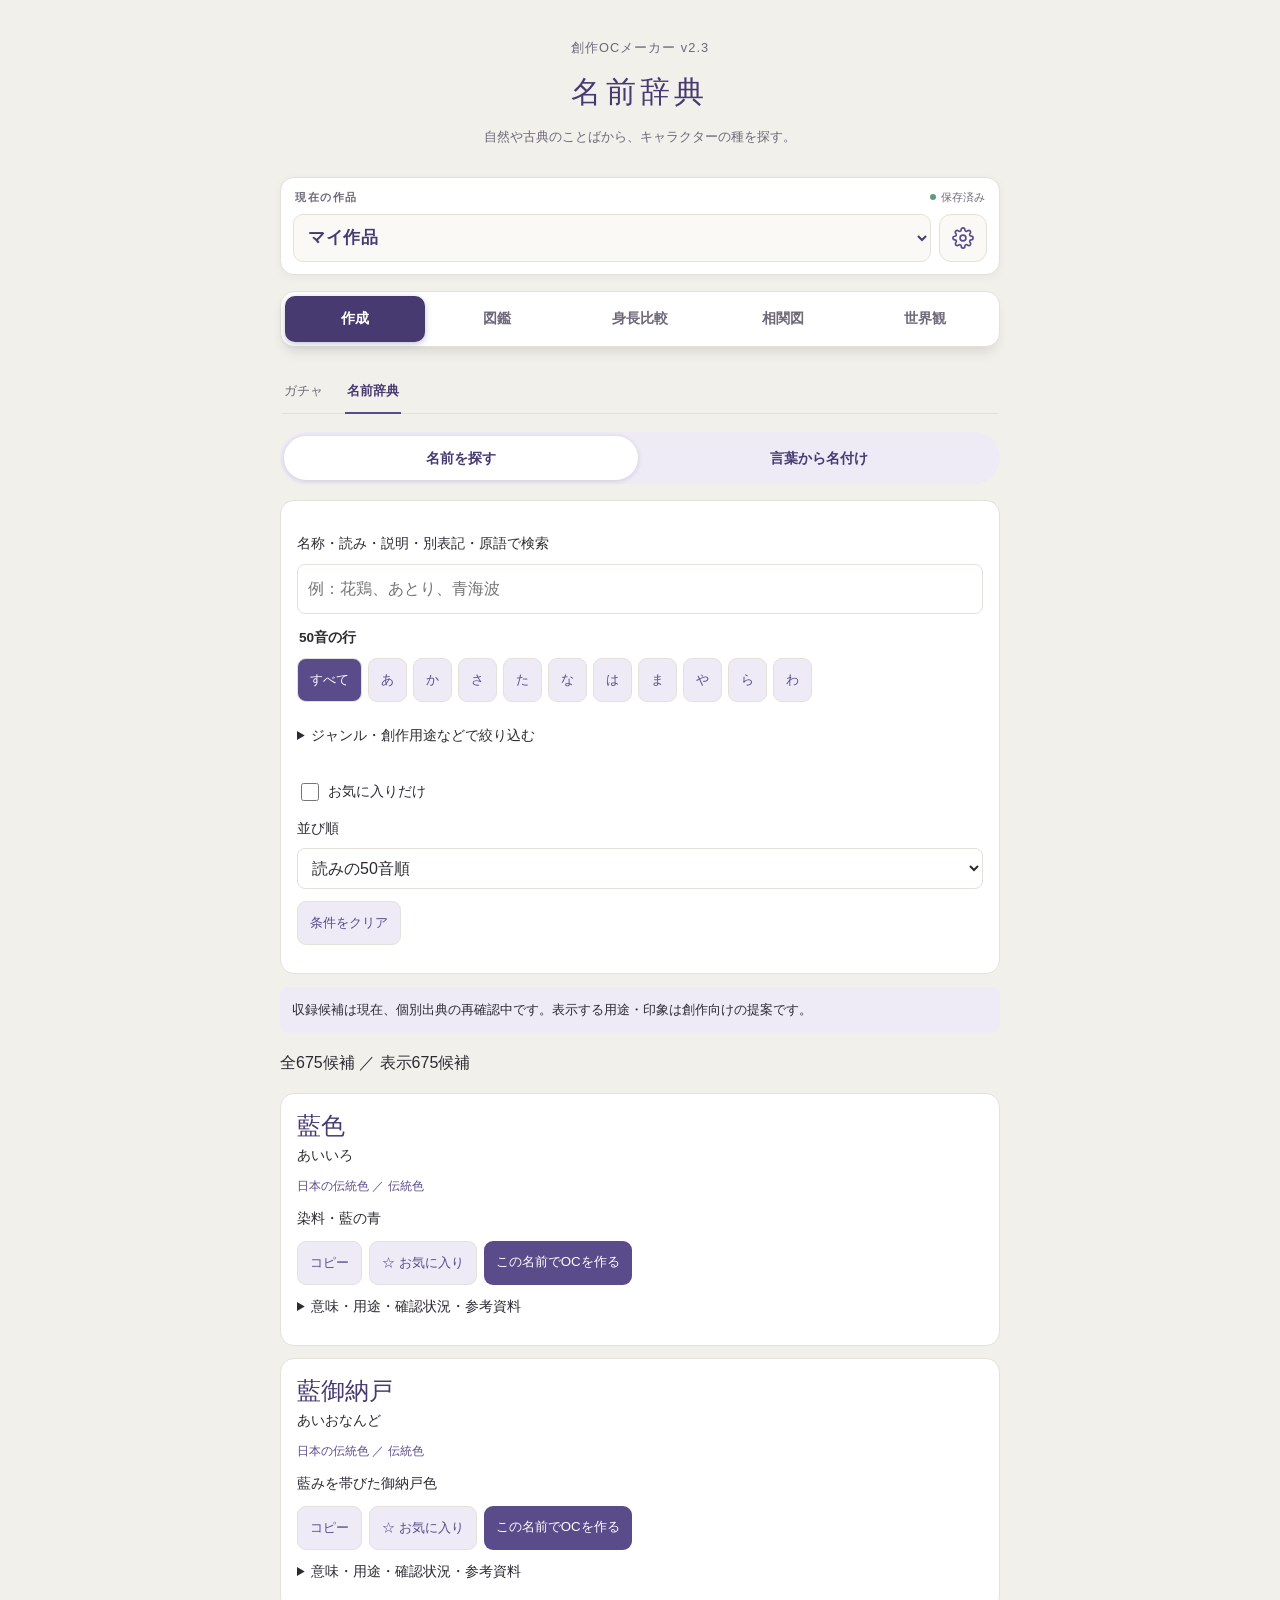
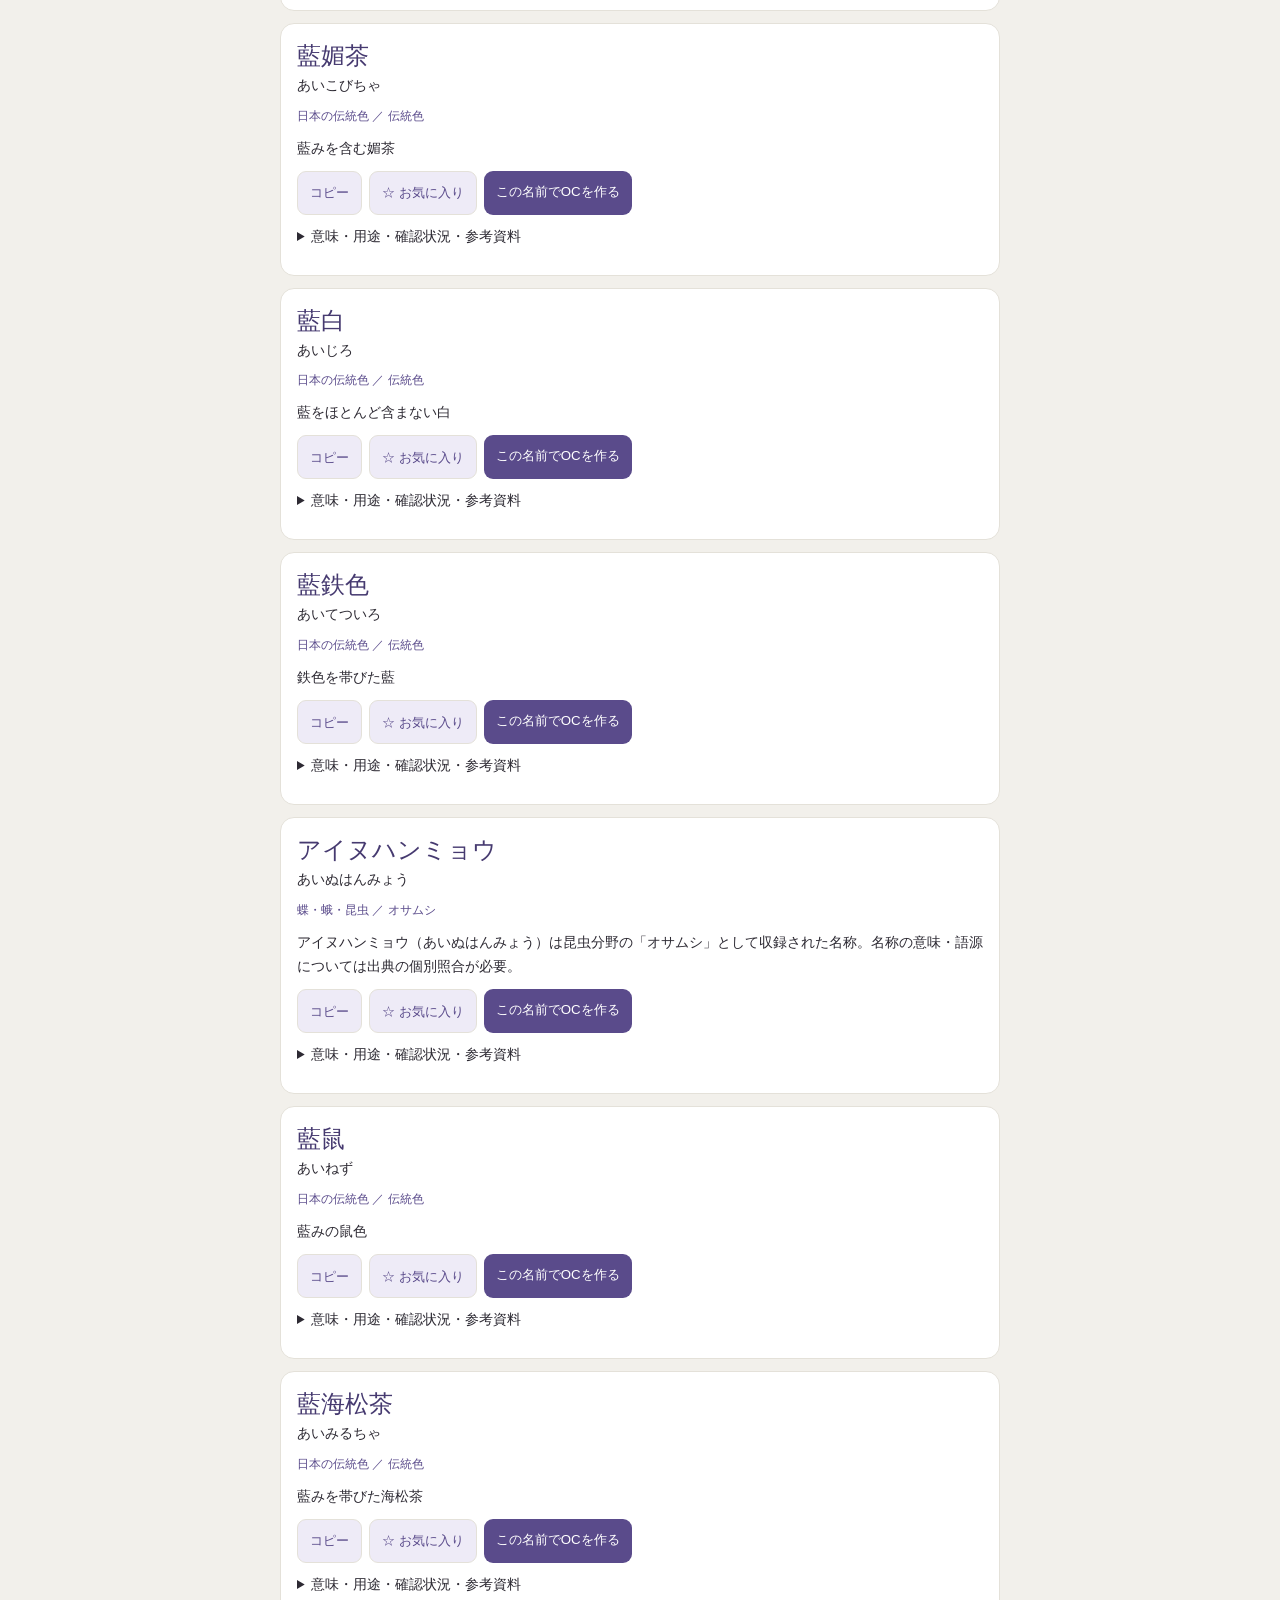
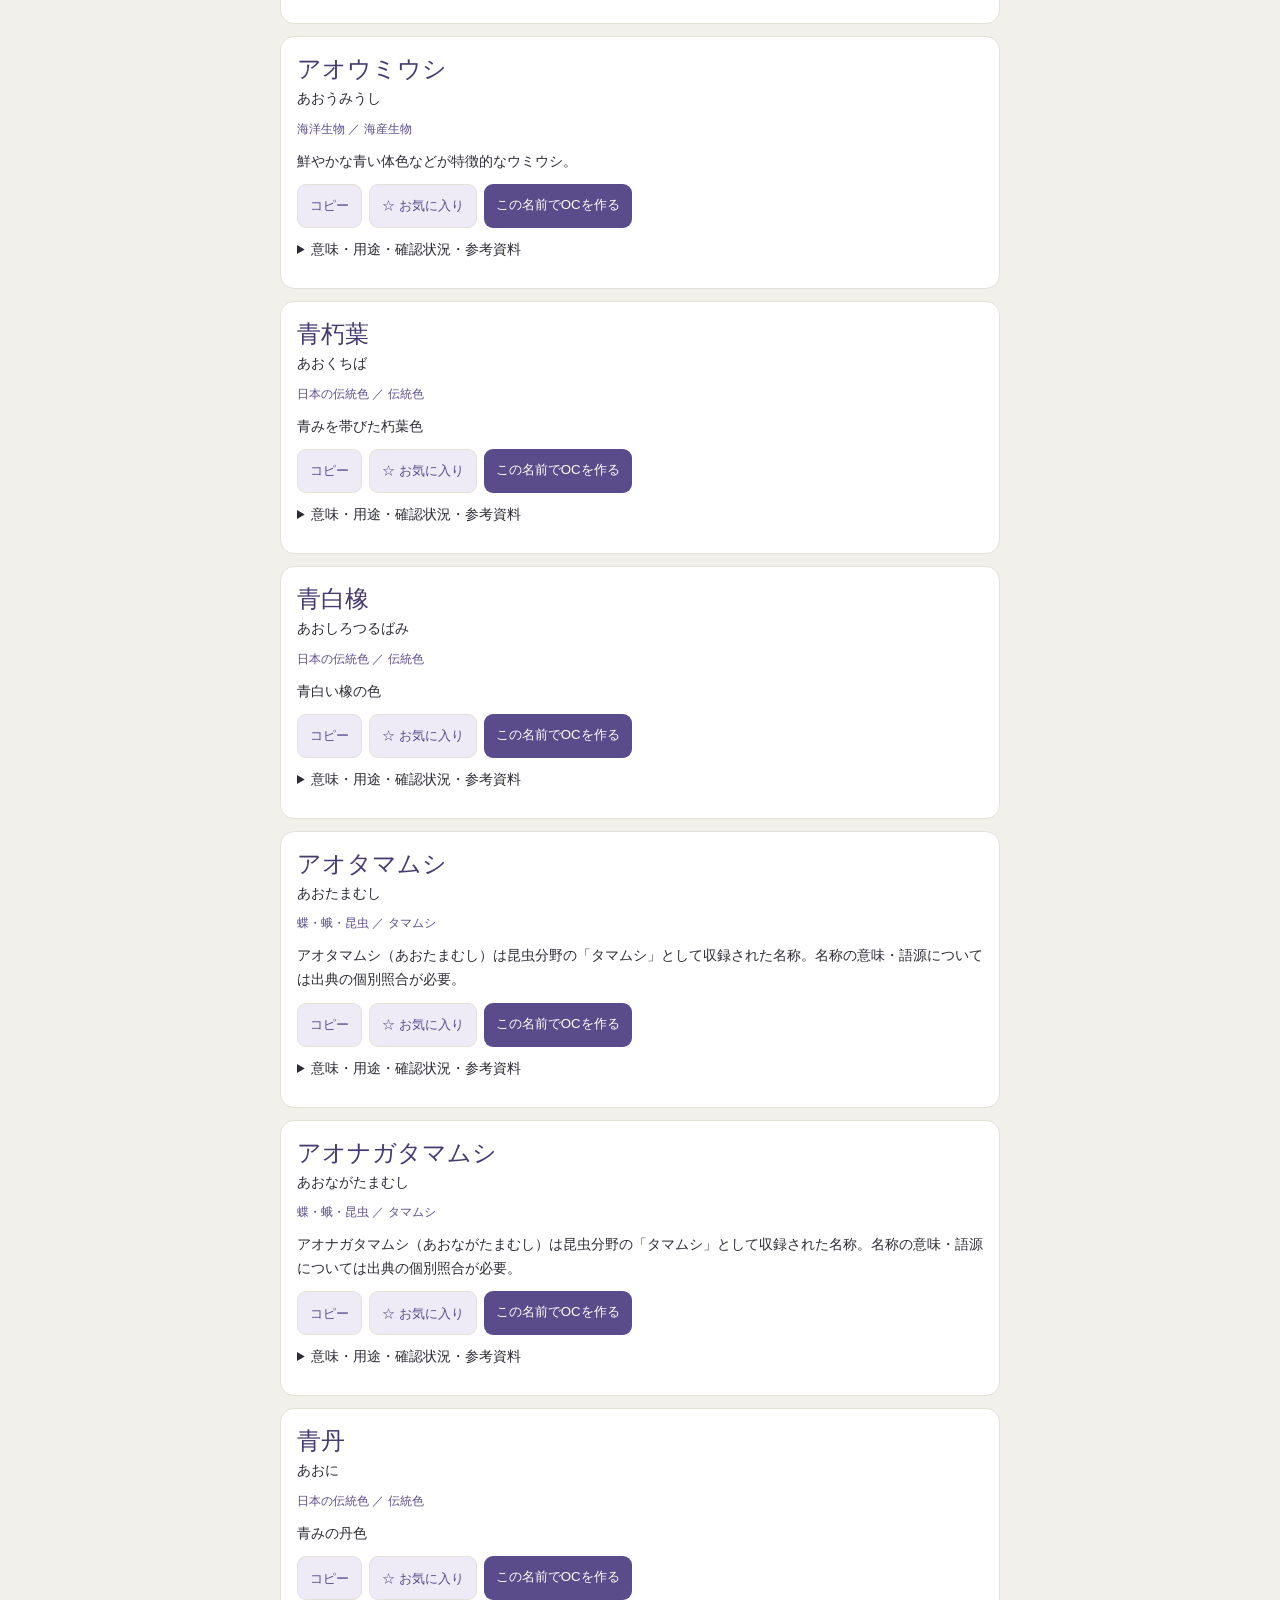
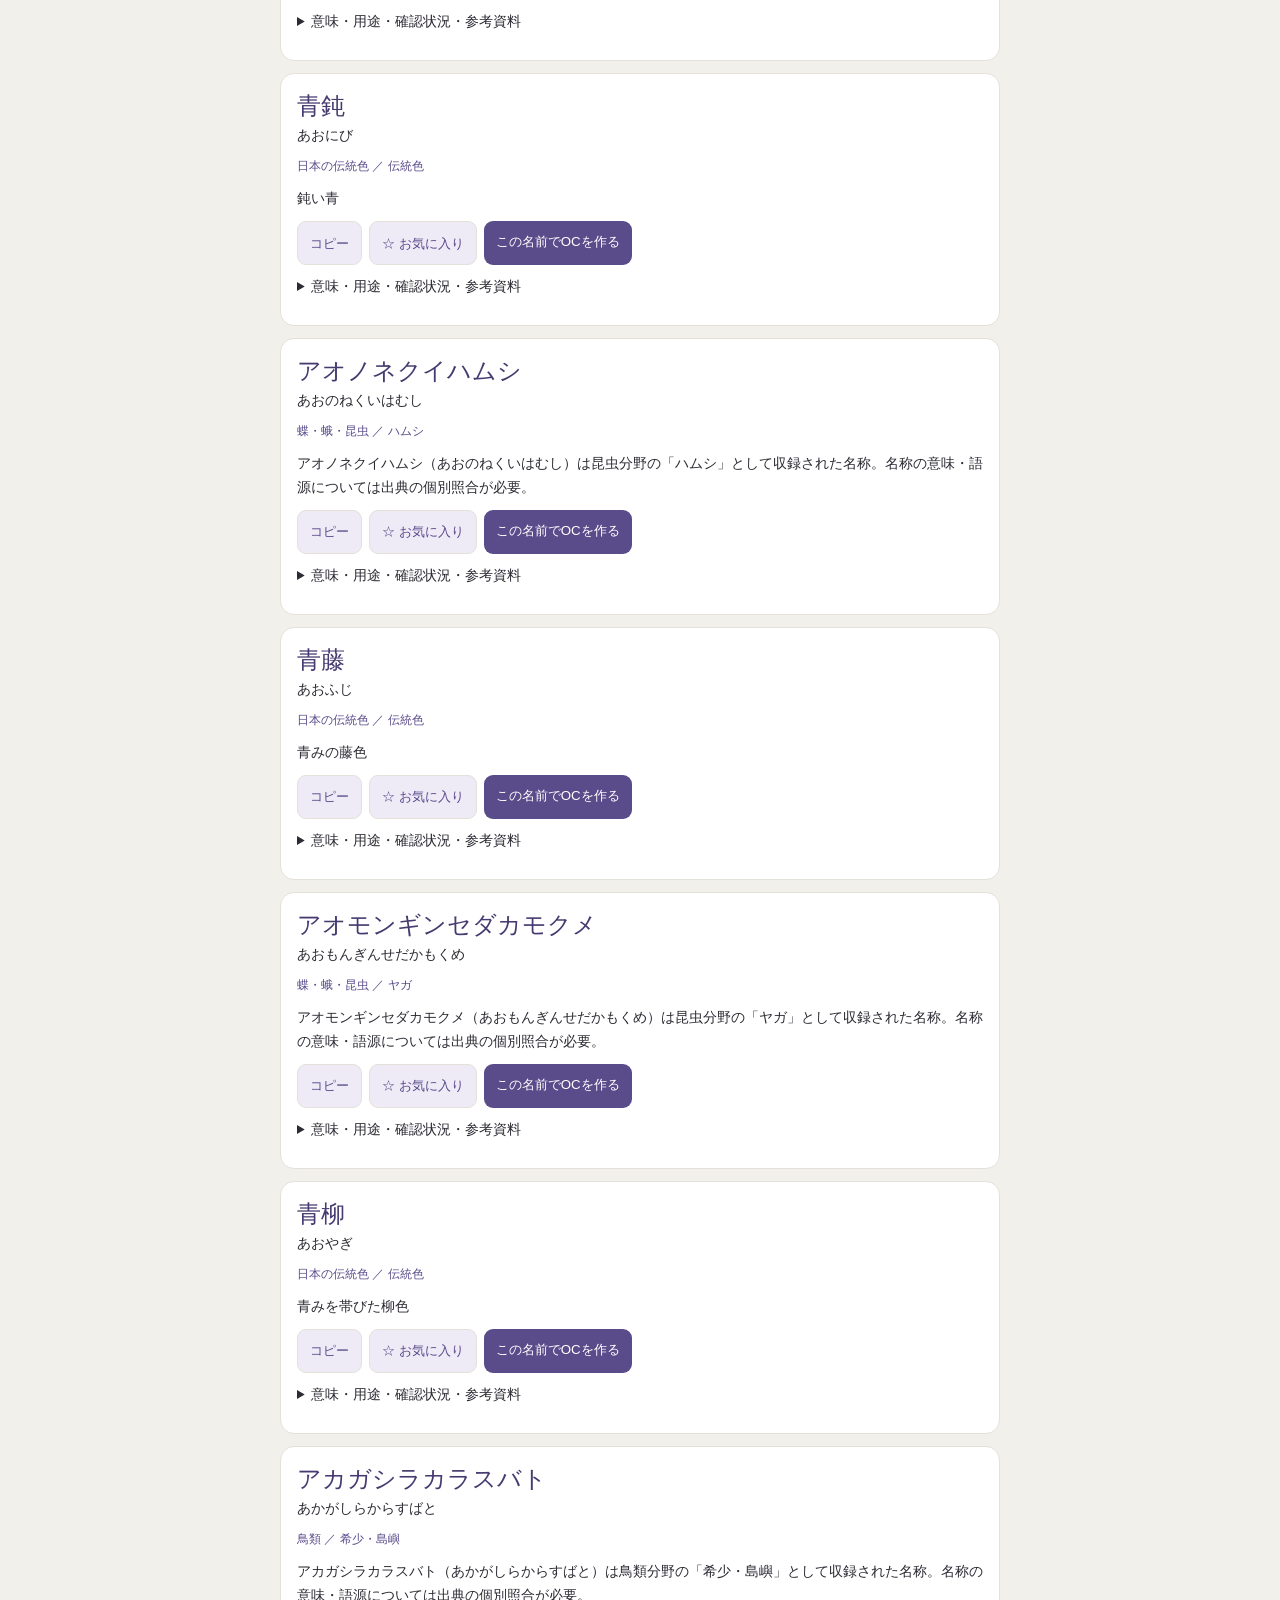
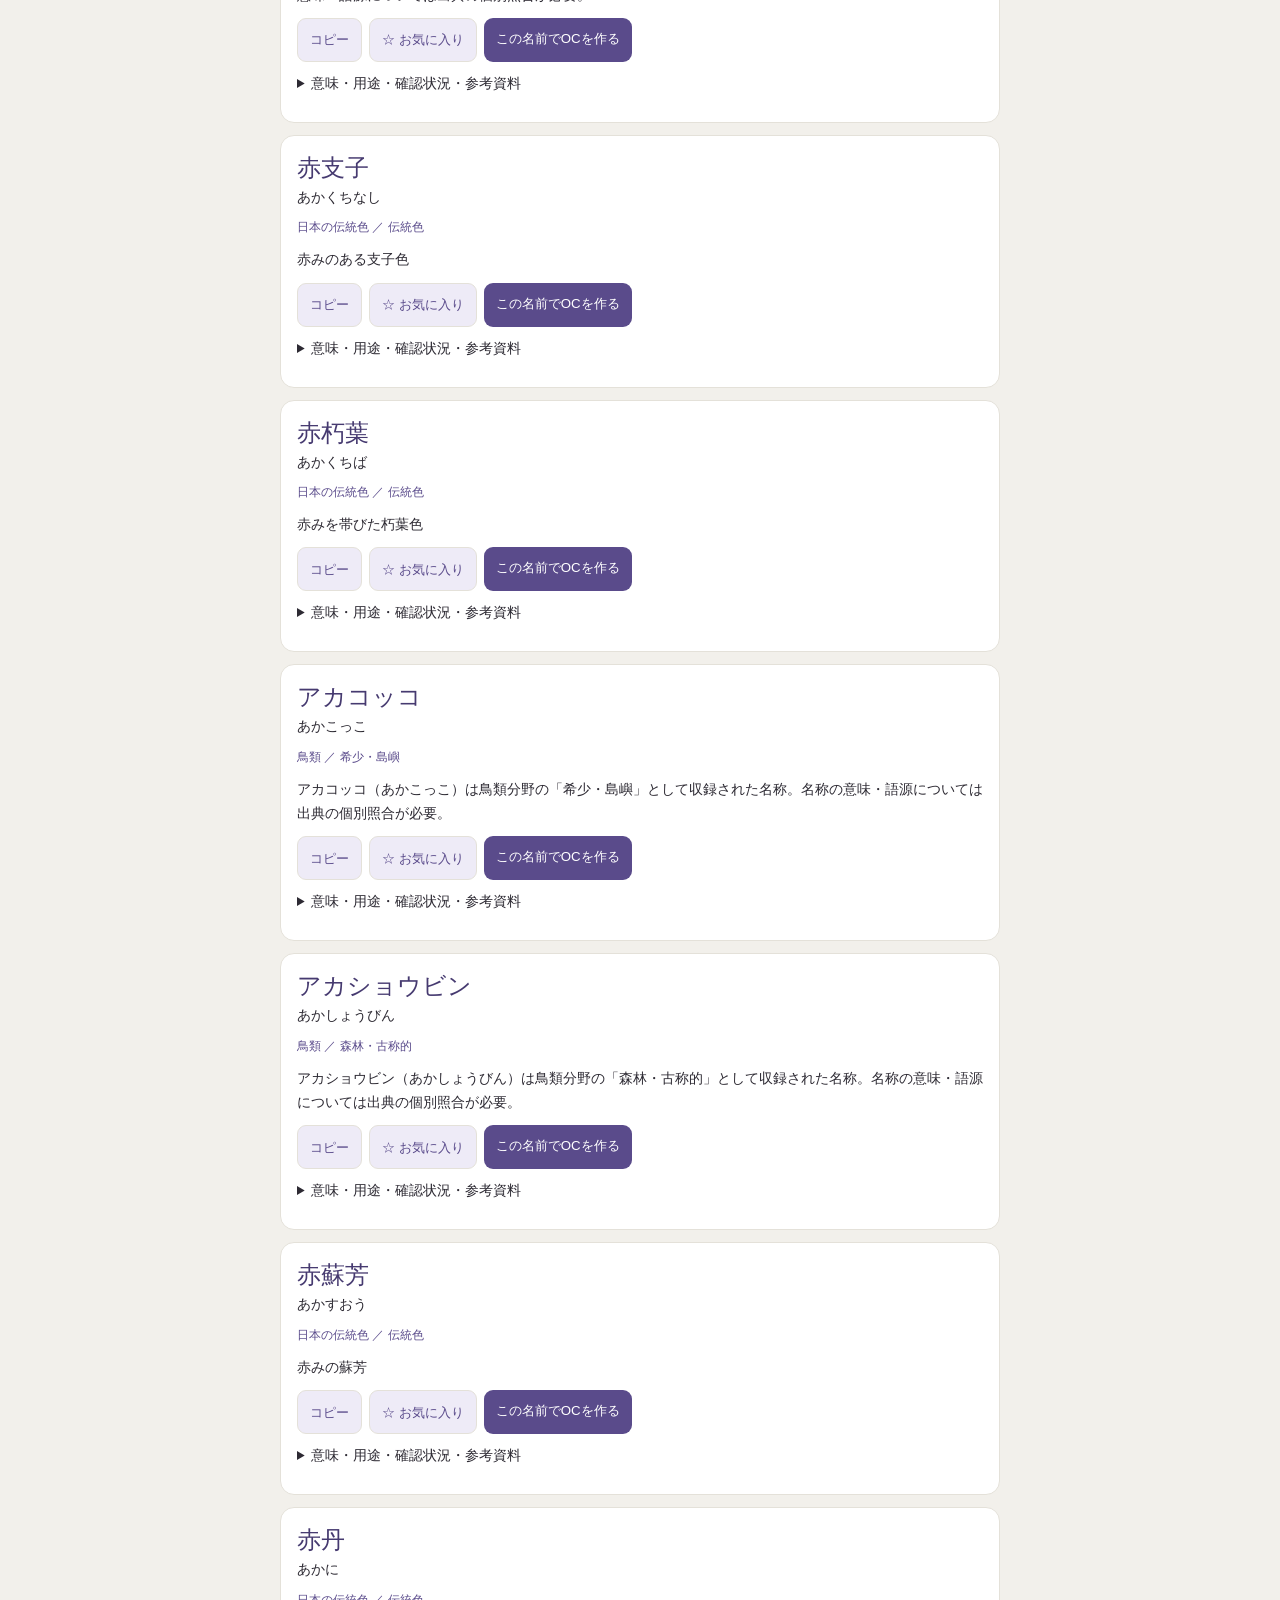
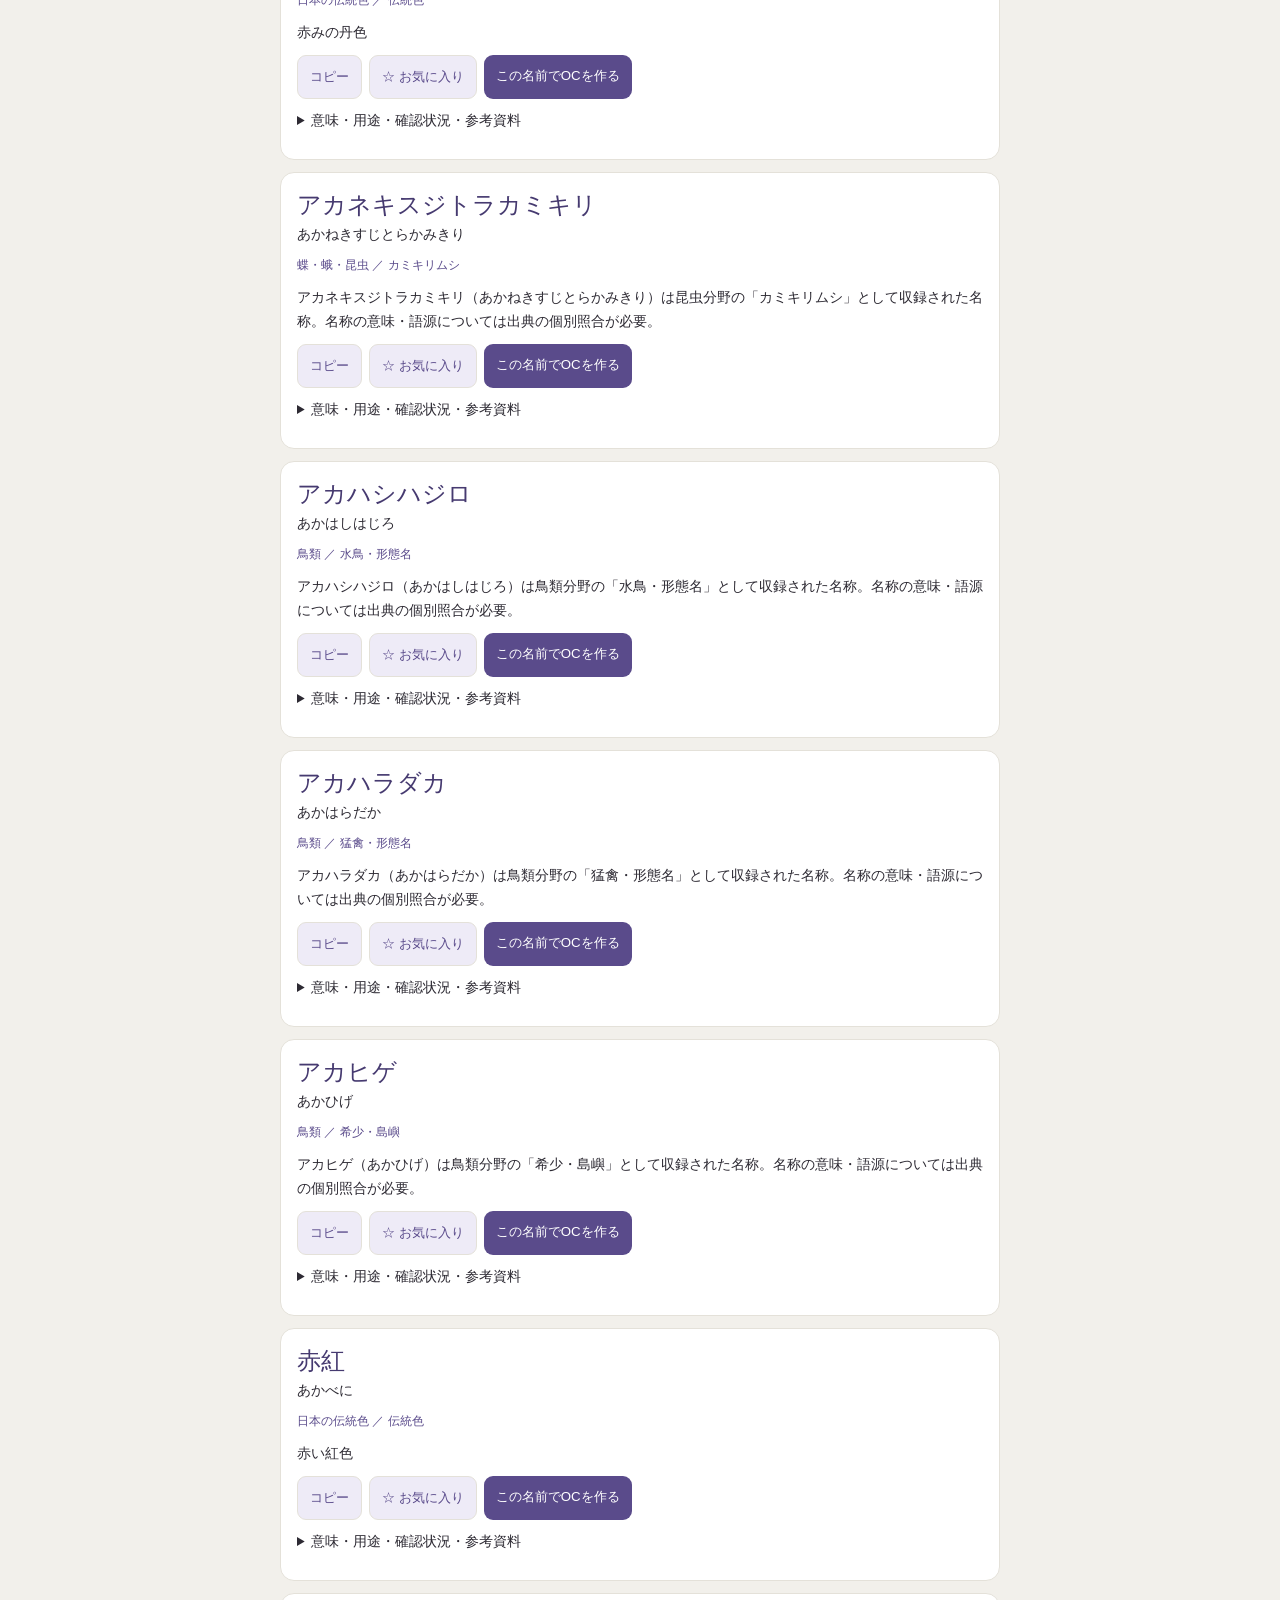
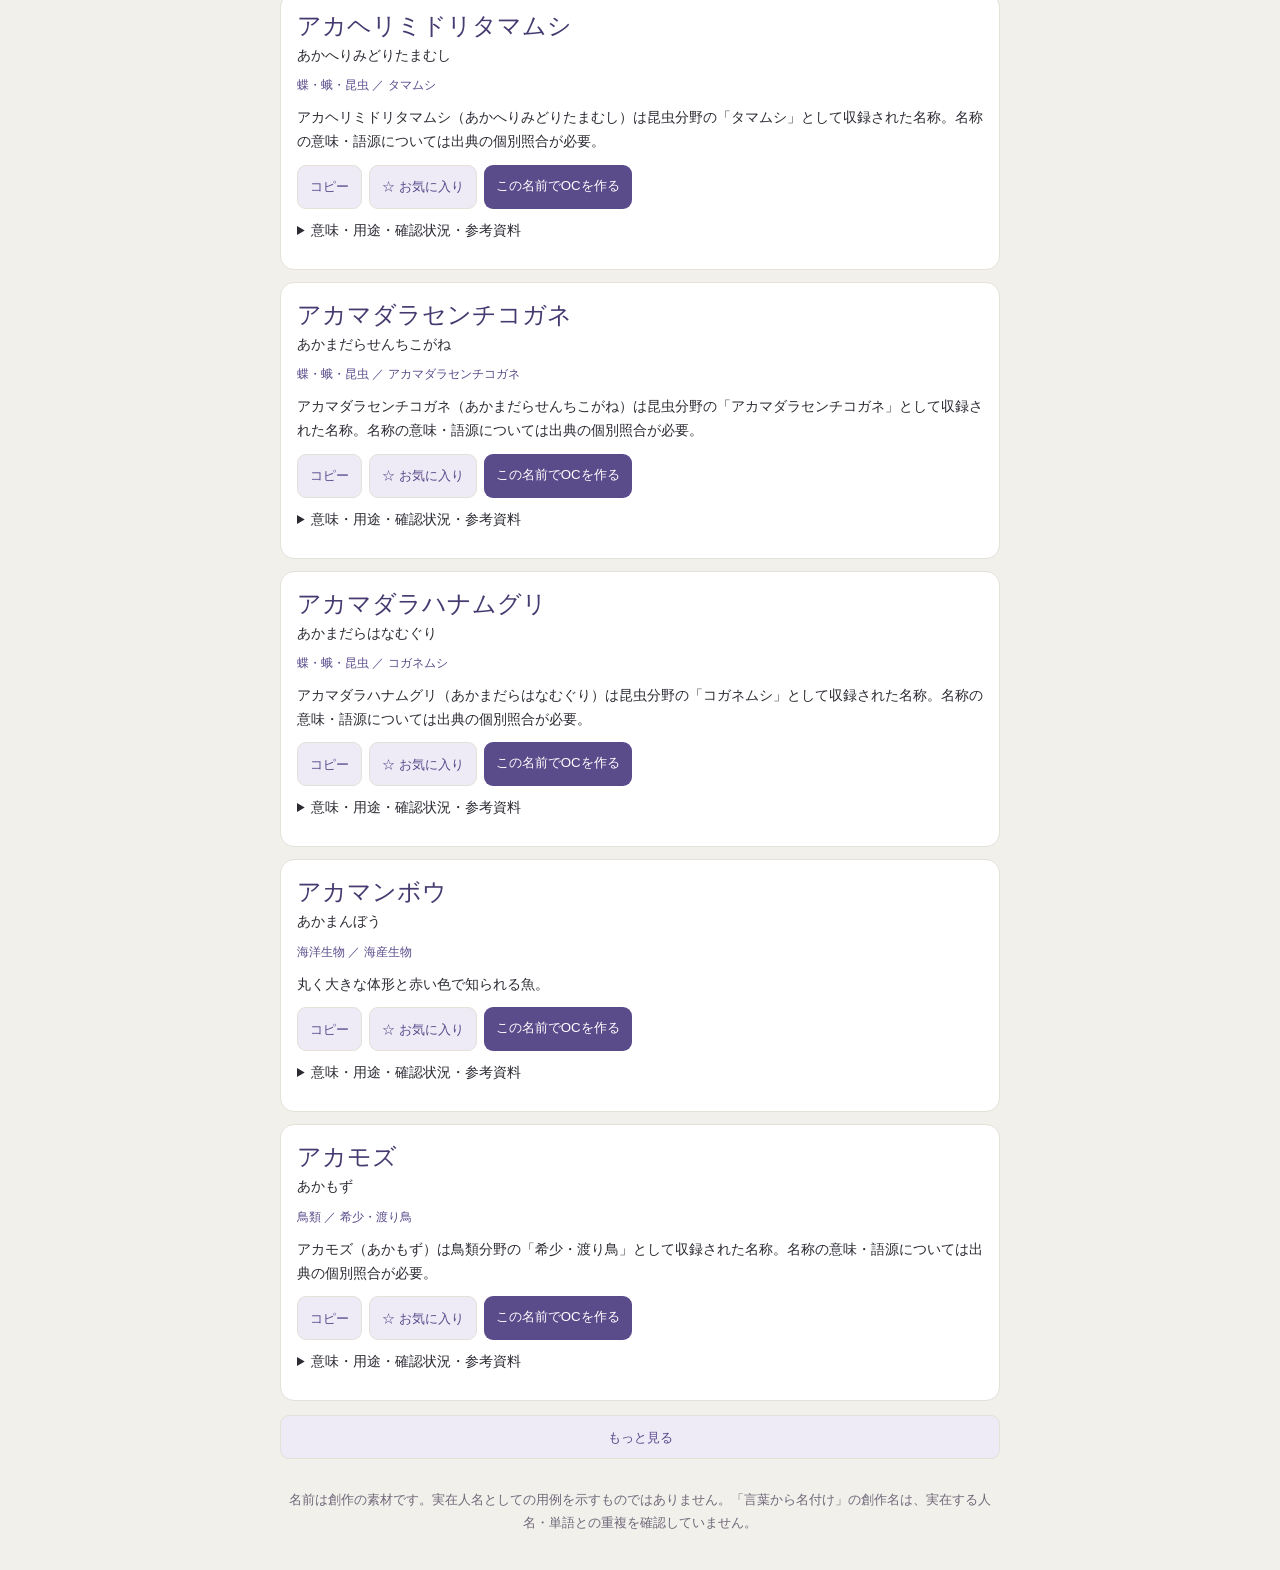
<file: dictionary.html>
<!DOCTYPE html>
<html lang="ja">
<head>
<meta charset="UTF-8">
<meta name="viewport" content="width=device-width, initial-scale=1.0, viewport-fit=cover">
<title>名前辞典 | 創作OCメーカー v2.3</title>
<link rel="icon" href="./icons/favicon-32.png" sizes="32x32">
<link rel="apple-touch-icon" href="./icons/apple-touch-icon.png">
<link rel="stylesheet" href="./dictionary.css">
<link rel="stylesheet" href="./css/studio.css">
<link rel="stylesheet" href="./css/word-naming.css">
<script src="./js/dictionary-core.js" defer></script>
<script src="./js/dictionary-page.js" defer></script>
</head>
<body><main class="wrap">
<header><p class="eyebrow">創作OCメーカー v2.3</p><h1>名前辞典</h1><p>自然や古典のことばから、キャラクターの種を探す。</p></header>
<div id="studioNav" data-page="dictionary"></div>
<script src="./js/studio/nav.js"></script>
<nav class="site-nav st-subnav" aria-label="画面切り替え"><a href="./index.html">ガチャ</a><a href="./dictionary.html" aria-current="page">名前辞典</a></nav>
<div class="wn-modes" id="wnModes" role="tablist" aria-label="名前辞典のモード">
<button type="button" role="tab" id="modeFindBtn" aria-controls="modeFind" aria-selected="true">名前を探す</button>
<button type="button" role="tab" id="modeWordsBtn" aria-controls="modeWords" aria-selected="false" tabindex="-1">言葉から名付け</button>
</div>
<div id="modeFind" role="tabpanel" aria-labelledby="modeFindBtn">
<p id="loadStatus" role="status">辞典を読み込んでいます…</p>
<div id="loadError" role="alert" hidden><p>名前辞典を読み込めませんでした。接続を確認して再読み込みしてください。</p><button id="retry" type="button">再読み込み</button></div>
<p id="storageWarning" role="status" hidden></p>
<form id="filters" class="panel" aria-label="名前を絞り込む">
<fieldset id="filterControls" disabled>
<label for="search">名称・読み・説明・別表記・原語で検索</label>
<input id="search" type="search" placeholder="例：花鶏、あとり、青海波" autocomplete="off">
<fieldset><legend>50音の行</legend><div id="gojuon" class="chips"></div></fieldset>
<details><summary>ジャンル・創作用途などで絞り込む</summary>
<fieldset><legend>ジャンル（複数可・未選択なら全ジャンル）</legend><div id="categories" class="checks"></div></fieldset>
<label for="minor">小分類</label><select id="minor"><option value="">すべて</option></select>
<fieldset><legend>編集上のおすすめ用途（複数可・未選択なら全候補）</legend><div id="usages" class="checks"></div></fieldset>
<label for="impression">印象（編集上の提案）</label><select id="impression"><option value="">すべて</option></select>
</details>
<div class="filter-bottom"><label class="check"><input id="favoritesOnly" type="checkbox">お気に入りだけ</label>
<label for="sort">並び順</label><select id="sort"><option value="reading">読みの50音順</option><option value="favorite">お気に入り登録順</option></select>
<button id="clear" type="button">条件をクリア</button></div>
</fieldset></form>
<p class="notice">収録候補は現在、個別出典の再確認中です。表示する用途・印象は創作向けの提案です。</p>
<p id="count" role="status" aria-live="polite"></p>
<div id="results" aria-busy="true"></div>
<button id="more" type="button" hidden>もっと見る</button>
<p id="actionStatus" role="status" aria-live="polite"></p>
<section id="copyFallback" class="panel" hidden><label for="copyText">自動コピーできませんでした。選択してコピーしてください。</label><textarea id="copyText" readonly></textarea><button id="closeCopy" type="button">閉じる</button></section>
</div>
<section id="modeWords" role="tabpanel" aria-labelledby="modeWordsBtn" hidden>
<p class="wn-lead">外国語の実在語をもとに、創作向けの名前を考えるモードです。翻訳機能ではありません。</p>
<div class="wn-subtabs" id="wnSubtabs" role="tablist" aria-label="言葉から名付けの機能">
<button type="button" role="tab" id="wnTab-find" aria-controls="wnPane-find" aria-selected="true">言葉を探す</button>
<button type="button" role="tab" id="wnTab-collections" aria-controls="wnPane-collections" aria-selected="false" tabindex="-1">命名コレクション</button>
<button type="button" role="tab" id="wnTab-batch" aria-controls="wnPane-batch" aria-selected="false" tabindex="-1">複数キャラ命名</button>
</div>
<p id="wnLoadStatus" role="status">言葉のデータを読み込んでいます…</p>
<div id="wnLoadError" role="alert" hidden><p>言葉のデータを読み込めませんでした。接続を確認して再読み込みしてください。</p><button id="wnRetry" type="button">再読み込み</button></div>
<p id="wnStorageWarning" role="status" hidden></p>
<div id="wnPane-find" role="tabpanel" aria-labelledby="wnTab-find">
<form id="wnFilters" class="panel" aria-label="言葉を絞り込む">
<fieldset id="wnFilterControls" disabled>
<label for="wnSearch">意味・テーマ・原語・読み・創作名で検索</label>
<input id="wnSearch" type="search" placeholder="例：希望、孤独、運命、accord、アコール" autocomplete="off">
<fieldset id="wnThemeBox"><legend>テーマの大分類</legend><div id="wnGroups" class="wn-groups" role="radiogroup" aria-label="テーマの大分類"></div>
<p id="wnGroupNote" class="wn-note"></p>
<fieldset><legend id="wnCatLegend">意味カテゴリ（複数可・未選択なら全カテゴリ）</legend><div id="wnCategories"></div>
<p id="wnCatSelected" class="wn-selected" hidden><span></span> <button id="wnCatClear" type="button">選択を外す</button></p>
<div id="wnCatModeBox" class="wn-catmode" role="radiogroup" aria-label="複数のカテゴリを選んだときの探し方" hidden>
<label class="check"><input type="radio" name="wnCatMode" value="or" checked>いずれかを含む</label>
<label class="check"><input type="radio" name="wnCatMode" value="and">すべてを含む</label></div></fieldset></fieldset>
<details id="wnContrastBox"><summary>テーマを対比して探す（希望 ↔ 絶望 など）</summary>
<p class="wn-note">対になる兄弟、主人公と宿敵、表と裏の人格などに、対照的な意味の名前を探せます。</p>
<label for="wnContrast">対比</label><select id="wnContrast"></select>
<p id="wnContrastNote" class="wn-contrast-note" hidden></p>
<div class="actions"><button id="wnContrastCollect" type="button" hidden>この対比でコレクションを作る</button><button id="wnContrastOff" type="button" hidden>対比をやめる</button></div>
</details>
<details id="wnMoreFilters"><summary>言語・ニュアンス・名前の長さや印象で絞り込む</summary>
<fieldset><legend>言語（複数可・未選択なら全言語）</legend><div id="wnLangs" class="chips"></div></fieldset>
<label for="wnScope">検索語を探す場所</label><select id="wnScope"></select>
<fieldset><legend>原語のニュアンス（選んだものをすべて含む語）</legend><div id="wnNuances" class="chips"></div></fieldset>
<fieldset><legend>創作名の長さ</legend><div id="wnLengths" class="chips"></div></fieldset>
<fieldset><legend>創作名の音の印象（編集上の提案）</legend><div id="wnImpressions" class="chips"></div></fieldset>
</details>
<div class="filter-bottom"><label class="check"><input id="wnFavoritesOnly" type="checkbox">お気に入りだけ</label>
<button id="wnClear" type="button">条件をクリア</button></div>
</fieldset></form>
<p id="wnCount" role="status" aria-live="polite"></p>
<p id="wnTheme" class="wn-theme" role="status" aria-live="polite"></p>
<div id="wnSuggest" class="wn-suggest" role="status" hidden></div>
<div id="wnResults" aria-busy="true"></div>
<button id="wnMore" type="button" hidden>もっと見る</button>
<p id="wnIdeasLink" class="wn-ideas-link" hidden><span></span> <button id="wnGoCollections" type="button">保存した名前を見る</button></p>
<p id="wnNotice" class="notice"></p>
</div>
<div id="wnPane-collections" role="tabpanel" aria-labelledby="wnTab-collections" hidden>
<section aria-labelledby="wnColTitle"><h2 id="wnColTitle" class="wn-h2">命名コレクション</h2>
<p class="wn-help">保存した名前を、テーマごとにまとめます（例：「全肯定する兄弟」）。作品ごとに保存され、バックアップにも含まれます。</p>
<div class="actions"><button id="wnColNew" type="button">新しいコレクション</button></div>
<div id="wnCollections"></div></section>
<section class="wn-ideas-wrap" aria-labelledby="wnIdeasTitle"><h2 id="wnIdeasTitle" class="wn-h2">この作品の名前候補</h2><div id="wnIdeas"></div></section>
</div>
<div id="wnPane-batch" role="tabpanel" aria-labelledby="wnTab-batch" hidden><div id="wnBatch"></div></div>
<p id="wnStatus" role="status" aria-live="polite" class="wn-sr"></p>
<section id="wnCopyFallback" class="panel" hidden><label for="wnCopyText">自動コピーできませんでした。選択してコピーしてください。</label><textarea id="wnCopyText" readonly></textarea><button id="wnCloseCopy" type="button">閉じる</button></section>
</section>
<footer>名前は創作の素材です。実在人名としての用例を示すものではありません。「言葉から名付け」の創作名は、実在する人名・単語との重複を確認していません。</footer>
</main>
<script src="./js/studio/core.js"></script>
<script src="./js/studio/db.js"></script>
<script src="./js/studio/app.js"></script>
<script src="./js/word-naming-core.js"></script>
<script src="./js/word-naming-page.js"></script>
<script src="./js/word-naming-collections.js"></script>
<script src="./js/word-naming-batch.js"></script>
<script src="./js/studio/boot.js"></script>
</body></html>
</file>
<file: dictionary.css>
:root{--bg:#F2F0EB;--card:#fff;--ink:#2D2A33;--sub:#6E6879;--line:#E4E1D9;--accent:#5A4B8B;--accent-deep:#463A70;--accent-soft:#EEEBF7;--sans:"Hiragino Sans","Yu Gothic",sans-serif;--serif:"Hiragino Mincho ProN","Yu Mincho",serif}
*{box-sizing:border-box}body{margin:0;padding:0 14px calc(36px + env(safe-area-inset-bottom));background:var(--bg);color:var(--ink);font-family:var(--sans);line-height:1.75}.wrap{max-width:720px;margin:auto}header{text-align:center;padding:24px 0 16px}header h1{font:1.9rem var(--serif);letter-spacing:.14em;color:var(--accent-deep);margin:8px 0}header p,footer{font-size:.8rem;color:var(--sub)}.eyebrow{letter-spacing:.08em}
.site-nav{display:flex;gap:8px;margin:0 0 18px}.site-nav a{flex:1;text-align:center;text-decoration:none;padding:10px;border:1px solid var(--line);border-radius:10px;background:var(--card);color:var(--accent)}.site-nav a[aria-current]{background:var(--accent);color:#fff}.panel,.dictionary-card{background:var(--card);border:1px solid var(--line);border-radius:14px;padding:16px;margin:12px 0}fieldset{border:0;padding:0;margin:12px 0;min-width:0}fieldset:disabled{opacity:.55}legend,label{font-size:.85rem}legend{font-weight:600;margin-bottom:8px}input[type=search],select,textarea{font:inherit;font-size:16px;max-width:100%;width:100%;padding:10px;border:1px solid var(--line);border-radius:8px;color:var(--ink);background:#fff}input[type=search]{margin:7px 0 0}select{margin:6px 0 12px}button{font:inherit;font-size:.83rem;color:var(--accent);background:var(--accent-soft);border:1px solid var(--line);border-radius:9px;padding:9px 12px;min-height:44px;cursor:pointer}button:disabled{opacity:.5;cursor:default}button[aria-pressed=true]{background:var(--accent);color:#fff}.chips{display:flex;flex-wrap:wrap;gap:6px}.checks{display:grid;grid-template-columns:repeat(2,minmax(0,1fr));gap:6px}.check{display:flex;align-items:center;gap:6px;min-height:44px;cursor:pointer}.check input{width:18px;height:18px;flex-shrink:0;accent-color:var(--accent)}.filter-bottom{margin-top:12px}.filter-bottom label{margin-right:8px}summary{cursor:pointer;padding:10px 0;min-height:44px;font-size:.85rem}details p{font-size:.83rem;overflow-wrap:anywhere}.notice{font-size:.8rem;background:var(--accent-soft);padding:12px;border-radius:8px}.dictionary-card h2{font:1.5rem var(--serif);margin:0;color:var(--accent-deep);overflow-wrap:anywhere}.reading{margin:2px 0 8px;font-size:.85rem}.genre{font-size:.75rem;color:var(--accent);margin:0}.description{font-size:.86rem;margin:10px 0;overflow-wrap:anywhere}.actions{display:flex;flex-wrap:wrap;gap:7px}.actions a{font-size:.83rem;padding:9px 12px;min-height:44px;background:var(--accent);color:#fff;text-decoration:none;border-radius:9px}a{color:var(--accent)}button:focus-visible,a:focus-visible,input:focus-visible,select:focus-visible,summary:focus-visible,textarea:focus-visible{outline:2px solid var(--accent);outline-offset:3px}#storageWarning,#loadError{background:#f6ecef;border-radius:8px;padding:12px;font-size:.85rem}#more{display:block;width:100%;margin-top:14px}#more[hidden],[hidden]{display:none!important}footer{text-align:center;margin-top:30px}#copyText{min-height:90px}#actionStatus{position:sticky;bottom:10px;background:var(--ink);color:white;border-radius:8px;padding:8px 12px;font-size:.8rem}#actionStatus:empty{display:none}
@media(max-width:350px){.checks{grid-template-columns:1fr}.panel,.dictionary-card{padding:12px}}
</file>
<file: css/studio.css>
/* 創作OCメーカー v2.0 — 図鑑・身長比較・相関図・世界観の共通スタイル（既存の配色変数を使う） */
/* ---------- 現在の作品 ---------- */
.st-project{background:var(--card);border:1px solid var(--line);border-radius:var(--radius);padding:10px 12px 12px;margin:0 0 16px;box-shadow:0 2px 8px rgba(45,42,51,.05)}
.st-project-head{display:flex;align-items:center;justify-content:space-between;gap:8px;margin:0 2px 6px}
.st-project-head label{font-size:.7rem;color:var(--sub);font-weight:700;letter-spacing:.14em}
.st-project-row{display:flex;align-items:center;gap:8px}
.st-project .st-project-row select{flex:1;width:auto;margin:0;min-width:0;font-family:var(--serif);font-weight:600;font-size:1.06rem;letter-spacing:.04em;color:var(--accent-deep);background:#FAF9F6;min-height:48px;padding:9px 10px;text-overflow:ellipsis}
.st-gear{flex:none;width:48px;height:48px;border-radius:12px;border:1.5px solid var(--line);background:#FAF9F6;color:var(--accent);display:inline-flex;align-items:center;justify-content:center;cursor:pointer;padding:0}
.st-gear:active{background:var(--accent-soft)}
.st-status{font-size:.68rem;color:var(--sub);white-space:nowrap}
.st-status::before{content:"";display:inline-block;width:6px;height:6px;border-radius:50%;background:#5E9B7B;margin-right:5px;vertical-align:.08em}
.st-status.busy::before{background:#C9A227}.st-status.err{color:var(--wine);font-weight:700}.st-status.err::before{background:var(--wine)}
#studioNotice{margin:0 0 10px;font-size:.8rem;line-height:1.8;background:rgba(170,140,90,.12);border-radius:6px;padding:10px}
/* ---------- 主タブ（最上位の切り替え）。追従時は外側の影で下の内容を隠す ---------- */
.st-tabs{position:sticky;top:6px;z-index:20;display:grid;grid-template-columns:repeat(5,minmax(0,1fr));gap:3px;padding:5px;margin:0 0 20px}
.st-tabs::before{content:"";position:absolute;inset:-8px -6px -7px;background:var(--bg);z-index:-2}
.st-tabs::after{content:"";position:absolute;inset:0;background:var(--card);border:1px solid var(--line);border-radius:14px;box-shadow:0 8px 14px -6px rgba(45,42,51,.18);z-index:-1}
.st-tabs button{border:0;background:none;color:var(--sub);border-radius:10px;padding:0 2px;min-height:44px;font-size:.8rem;font-weight:700;font-family:var(--sans);cursor:pointer;letter-spacing:0;white-space:nowrap;line-height:1.2}
.st-tabs button[aria-selected="true"]{background:var(--accent-deep);color:#fff;box-shadow:0 2px 6px rgba(70,58,112,.3)}
@media (max-width:360px){.st-tabs button{font-size:.7rem}}
@media (min-width:480px){.st-tabs button{font-size:.9rem;min-height:46px}}
/* 「ガチャ／名前辞典」は作成タブの中の下位メニュー（両ページ共通）。主タブと区別するため下線型にする */
.site-nav.st-subnav{gap:20px;margin:0 2px 18px;border-bottom:1px solid var(--line)}
.site-nav.st-subnav a{flex:none;border:0;border-radius:0;background:none;color:var(--sub);font-size:.84rem;padding:12px 2px 10px;border-bottom:2px solid transparent;margin-bottom:-1px}
.site-nav.st-subnav a[aria-current]{background:none;color:var(--accent-deep);font-weight:700;border-bottom-color:var(--accent)}
.tab-panel[hidden]{display:none}
.tab-panel select,.st-sheet select,.st-project select{font-family:var(--sans);font-size:16px;color:var(--ink);background:var(--card);border:1.5px solid var(--line);border-radius:10px;padding:9px 8px;min-height:44px;max-width:100%}
.st-input,.st-field input,.st-field textarea,.st-sec-body>textarea,.zk-var-row input,.zk-custom input,.zk-custom textarea,.hc-cm input{
  width:100%;font-family:var(--sans);font-size:16px;color:var(--ink);background:var(--card);border:1.5px solid var(--line);border-radius:10px;padding:10px;line-height:1.6}
.st-field textarea,.st-sec-body>textarea,.zk-custom textarea{resize:vertical;field-sizing:content;min-height:3.2em}
.st-input:focus,.st-field input:focus,.st-field textarea:focus,.st-sec-body>textarea:focus,.tab-panel select:focus,.st-sheet select:focus,.st-project select:focus,.st-gear:focus-visible,.zk-var-row input:focus,.zk-custom input:focus,.zk-custom textarea:focus,.hc-cm input:focus{outline:2px solid var(--accent);outline-offset:1px;border-color:var(--accent)}
.st-h{font-family:var(--serif);font-size:1.2rem;letter-spacing:.12em;color:var(--accent-deep);margin:8px 2px 2px}
.st-h3{font-family:var(--serif);font-size:1rem;letter-spacing:.1em;color:var(--accent-deep);margin:20px 2px 8px}
.st-lead{font-size:.8rem;color:var(--sub);margin:0 2px 12px}
.st-note{font-size:.76rem;color:var(--sub);margin:6px 2px;line-height:1.7}
.st-sub{font-size:.76rem;color:var(--accent);font-weight:700;letter-spacing:.08em;margin:12px 2px 6px}
.st-msg{font-size:.9rem;margin:4px 2px 14px;line-height:1.8}
.st-current{font-size:.86rem;margin:8px 2px 12px}
.st-toolbar{display:flex;gap:8px;flex-wrap:wrap;margin:0 0 10px;align-items:center}
.st-toolbar .st-input{flex:1 1 100%}
.st-toolbar select{flex:1 1 0;min-width:0}
.st-actions{display:flex;flex-wrap:wrap;gap:7px;align-items:center;margin:8px 0}
.st-actions.end{justify-content:flex-end;margin-top:16px}
.st-actions .btn-sm,.st-menu button,.zk-var .btn-sm,.hc-row .btn-sm,.rl-sel .btn-sm{min-height:40px}
a.btn-sm{text-decoration:none;display:inline-flex;align-items:center}
.st-count{font-size:.74rem;color:var(--sub);margin-left:auto}
.st-menu{display:grid;gap:8px}
.st-menu button{text-align:left;border:1.5px solid var(--line);background:#FAF9F6;color:var(--ink);border-radius:12px;padding:12px 14px;font-size:.9rem;font-weight:600;font-family:var(--sans);cursor:pointer}
.st-menu button.danger{color:var(--wine);border-color:#D8B9BF;background:#FDF7F8}
.st-field{display:block;grid-column:1/-1;min-width:0}
.st-field.half{grid-column:auto}
.st-field>span{display:block;font-size:.74rem;color:var(--sub);margin:0 2px 4px}
.st-hint{display:block;font-size:.7rem;color:var(--wine);min-height:1em}
.st-sec .st-sec-body{padding:2px 14px 16px;display:grid;grid-template-columns:1fr 1fr;gap:10px}
.st-sec .st-sec-body>*{grid-column:1/-1;min-width:0}
.st-sec .st-sec-body>.st-field.half{grid-column:auto}
.st-sec .st-sec-body>.st-note,.st-sec .st-sec-body>.st-sub{margin-top:0;margin-bottom:0}
.chip-box.st-chips{padding:0}
.st-chips .chip{min-height:40px}
.st-check{display:inline-flex;align-items:center;gap:5px;font-size:.84rem;min-height:40px}
.st-check input{width:20px;height:20px;accent-color:var(--accent)}
.st-seg{display:inline-flex;border:1.5px solid var(--accent);border-radius:999px;overflow:hidden}
.st-seg button{border:0;background:var(--card);color:var(--accent);font-family:var(--sans);font-weight:700;font-size:.8rem;padding:0 14px;min-height:40px;cursor:pointer}
.st-seg button[aria-pressed="true"]{background:var(--accent);color:#fff}
.st-origin{font-size:.78rem;color:var(--sub)}
.st-origin summary{cursor:pointer;padding:8px 0}
.st-origin pre{white-space:pre-wrap;word-break:break-word;font-family:var(--sans);background:#F8F7F3;border:1px solid var(--line);border-radius:8px;padding:10px;margin:0;line-height:1.65}
.st-file{position:relative;overflow:hidden;display:inline-flex;align-items:center;cursor:pointer}
.st-file input{position:absolute;inset:0;opacity:0;cursor:pointer;font-size:0}
.st-file:focus-within{outline:2px solid var(--accent);outline-offset:3px}

/* ---------- シート（モーダル） ---------- */
body.st-lock{overflow:hidden}
.st-sheet{position:fixed;inset:0;z-index:40;background:rgba(45,42,51,.5);display:flex;align-items:flex-end;justify-content:center}
.st-sheet-box{background:var(--bg);width:100%;max-width:560px;max-height:92vh;max-height:92dvh;border-radius:18px 18px 0 0;display:flex;flex-direction:column;box-shadow:0 -6px 30px rgba(45,42,51,.25)}
.st-sheet.full .st-sheet-box{max-width:720px;height:96vh;height:96dvh;max-height:none}
.st-sheet-head{display:flex;align-items:center;gap:10px;padding:14px 12px 10px 18px;border-bottom:1px solid var(--line)}
.st-sheet-head h3{flex:1;margin:0;font-family:var(--serif);font-size:1.08rem;letter-spacing:.08em;color:var(--accent-deep);overflow:hidden;text-overflow:ellipsis;white-space:nowrap}
.st-x{border:0;background:none;font-size:1.5rem;line-height:1;color:var(--sub);width:44px;height:44px;border-radius:50%;cursor:pointer}
.st-sheet-body{padding:12px 16px calc(20px + env(safe-area-inset-bottom));overflow-y:auto;-webkit-overflow-scrolling:touch;overscroll-behavior:contain}
@media (min-width:640px){.st-sheet{align-items:center;padding:20px}.st-sheet-box{border-radius:18px}.st-sheet.full .st-sheet-box{height:92vh}}
.st-picklist{max-height:46vh;overflow-y:auto;margin:10px 0;border:1px solid var(--line);border-radius:12px;background:var(--card)}
.st-pick{display:flex;align-items:center;gap:10px;padding:11px 12px;border-bottom:1px dashed var(--line);font-size:.92rem;min-height:46px;cursor:pointer}
.st-pick:last-child{border-bottom:0}
.st-pick input{width:22px;height:22px;accent-color:var(--accent);flex:none}
.st-pick span{flex:1;min-width:0;overflow:hidden;text-overflow:ellipsis;white-space:nowrap}
.st-pick small{color:var(--sub);font-size:.74rem;white-space:nowrap}
.st-png{background:repeating-conic-gradient(#eee 0 25%,#fff 0 50%) 0 0/16px 16px;border:1px solid var(--line);border-radius:10px;overflow:auto;max-height:56vh;text-align:center}
.st-png img{max-width:100%;height:auto;display:block;margin:0 auto;-webkit-touch-callout:default}

/* ---------- キャラ図鑑 ---------- */
.zk-grid{display:grid;grid-template-columns:repeat(2,minmax(0,1fr));gap:10px;margin-top:6px}
@media (min-width:560px){.zk-grid{grid-template-columns:repeat(3,minmax(0,1fr))}}
.zk-grid>.empty-msg{grid-column:1/-1}
.zk-card{position:relative;display:flex;flex-direction:column;align-items:stretch;text-align:left;gap:2px;background:var(--card);border:1px solid var(--line);border-radius:var(--radius);padding:10px;font-family:var(--sans);color:var(--ink);cursor:pointer;box-shadow:0 2px 8px rgba(45,42,51,.05);min-width:0}
.zk-thumb{display:flex;align-items:center;justify-content:center;aspect-ratio:1/1;background:var(--accent-soft);border-radius:10px;overflow:hidden;margin-bottom:6px}
.zk-thumb svg{width:56%;height:56%;fill:#C9C2E2}
.zk-thumb img{width:100%;height:100%;object-fit:cover;object-position:50% 12%;display:block}
.zk-thumb.big{width:84px;flex:none;margin:0;align-self:flex-start}
.zk-name{font-family:var(--serif);font-weight:600;font-size:1rem;letter-spacing:.04em;overflow:hidden;text-overflow:ellipsis;white-space:nowrap}
.zk-read{font-size:.7rem;color:var(--sub);overflow:hidden;text-overflow:ellipsis;white-space:nowrap}
.zk-meta{font-size:.72rem;color:var(--sub);overflow:hidden;text-overflow:ellipsis;white-space:nowrap}
.zk-badge{display:inline-block;font-size:.66rem;color:var(--accent);border:1px solid var(--accent);border-radius:999px;padding:1px 8px;white-space:nowrap}
.zk-badge.on{background:var(--accent);color:#fff;align-self:center}
.zk-card .zk-badge{position:absolute;top:16px;right:16px;background:rgba(255,255,255,.92)}
.zk-acts{margin-top:0}
.zk-var{display:flex;gap:12px;padding:10px 0;border-top:1px dashed var(--line)}
.zk-var:first-child{border-top:0;padding-top:0}
.zk-var-main{flex:1;min-width:0}
.zk-var-row{display:flex;gap:8px}
.zk-var-row input{flex:1;min-width:0}
.zk-var-row select{flex:none}
.zk-custom{display:grid;grid-template-columns:minmax(0,2fr) minmax(0,3fr) auto;gap:6px;margin-bottom:8px;align-items:start}
@media (max-width:420px){.zk-custom{grid-template-columns:1fr auto}.zk-custom textarea{grid-column:1/-1;grid-row:2}}

/* ---------- 頭頂部・足元 ---------- */
.cal-wrap{display:flex;justify-content:center;background:#fff;border:1px solid var(--line);border-radius:12px;padding:20px 12px;margin:8px 0}
.cal-stage{position:relative;display:inline-block;line-height:0;touch-action:none;user-select:none;-webkit-user-select:none}
.cal-stage img{max-width:100%;max-height:50vh;display:block;pointer-events:none;-webkit-user-drag:none}
.cal-line{position:absolute;left:-12px;right:-12px;height:0;border-top:2px solid var(--wine);touch-action:none;cursor:ns-resize}
.cal-line::before{content:"";position:absolute;left:0;right:0;top:-19px;height:36px}
.cal-line span{position:absolute;right:0;top:-12px;transform:translateY(-100%);background:var(--wine);color:#fff;font-size:.68rem;line-height:1.5;padding:1px 8px;border-radius:999px;white-space:nowrap;font-weight:700}
.cal-line.foot{border-top-color:var(--blue)}
.cal-line.foot span{background:var(--blue);top:12px;transform:none;right:auto;left:0}
.cal-line.drag{border-top-width:3px}
.cal-line:focus-visible{outline:2px solid var(--accent);outline-offset:6px}
.cal-c1{color:var(--wine)}.cal-c2{color:var(--blue)}
.cal-nudge{display:flex;flex-wrap:wrap;align-items:center;gap:6px;justify-content:center;font-size:.78rem;color:var(--sub)}
.cal-nudge .btn-sm{min-width:44px;min-height:40px}

/* ---------- 身長比較 ---------- */
.hc-opts{gap:14px}
.hc-bg{display:flex;align-items:center;gap:6px;flex-wrap:wrap}
.hc-bg-label{font-size:.78rem;color:var(--sub)}
.hc-sw{width:32px;height:32px;border-radius:50%;border:2px solid var(--line);cursor:pointer;padding:0}
.hc-sw.on{box-shadow:0 0 0 2px var(--bg),0 0 0 4px var(--accent)}
.hc-bg input[type=color]{width:40px;height:34px;padding:0;border:1.5px solid var(--line);border-radius:8px;background:var(--card)}
.hc-scroll{overflow-x:auto;border:1px solid var(--line);border-radius:var(--radius);background:var(--card);-webkit-overflow-scrolling:touch}
.hc-scroll canvas{display:block}
.hc-list{margin-top:10px}
.hc-row{display:flex;flex-wrap:wrap;align-items:center;gap:6px;background:var(--card);border:1px solid var(--line);border-radius:12px;padding:8px 10px;margin-bottom:8px}
.hc-move{display:flex;gap:4px}
.hc-move .btn-sm,.hc-row .btn-danger{min-width:40px;padding-left:0;padding-right:0;text-align:center}
.hc-name{flex:1 1 90px;min-width:0;border:0;background:none;text-align:left;font-family:var(--serif);font-weight:600;font-size:.98rem;color:var(--ink);overflow:hidden;text-overflow:ellipsis;white-space:nowrap;cursor:pointer;min-height:40px;padding:0 2px}
.hc-cm{display:flex;align-items:center;gap:4px;font-size:.78rem;color:var(--sub)}
.hc-cm input{width:76px;text-align:right;padding:8px}
.hc-row select{min-height:40px;padding:6px;max-width:130px}

/* ---------- 相関図 ---------- */
.rl-guide{position:absolute;left:8px;right:8px;top:8px;margin:0;font-size:.72rem;color:var(--accent-deep);background:rgba(238,235,247,.93);border-radius:8px;padding:6px 10px;line-height:1.5;pointer-events:none}
.rl-stage{position:relative;border:1px solid var(--line);border-radius:var(--radius);overflow:hidden;background:var(--card)}
.rl-stage canvas{display:block;touch-action:none;cursor:grab;user-select:none;-webkit-user-select:none}
.rl-zoom{position:absolute;right:8px;bottom:8px;display:flex;gap:5px}
.rl-zoom button{min-width:42px;height:42px;border-radius:21px;border:1.5px solid var(--line);background:rgba(255,255,255,.94);color:var(--accent-deep);font-weight:700;font-size:.82rem;font-family:var(--sans);cursor:pointer;padding:0 10px}
.rl-sel{display:flex;flex-wrap:wrap;gap:7px;align-items:center;margin:8px 0;min-height:0}
.rl-sel-name{font-family:var(--serif);font-weight:600;margin-right:4px}
.rl-edge{display:flex;align-items:center;gap:8px;width:100%;text-align:left;background:var(--card);border:1px solid var(--line);border-radius:12px;padding:10px 12px;margin-bottom:7px;font-family:var(--sans);font-size:.86rem;color:var(--ink);cursor:pointer;min-height:46px}
.rl-dot{width:12px;height:12px;border-radius:50%;flex:none}
.rl-who{flex:1;min-width:0;overflow:hidden;text-overflow:ellipsis;white-space:nowrap}
.rl-lab{font-weight:700;font-size:.8rem;white-space:nowrap}
.rl-pair{display:flex;gap:6px;align-items:center}
.rl-pair select{flex:1;min-width:0}

/* ---------- 世界観 ---------- */
.wd-entry{border:1px solid var(--line);border-radius:12px;background:#FCFBF8;overflow:hidden}
.wd-entry>summary{list-style:none;cursor:pointer;display:flex;align-items:center;gap:8px;padding:11px 12px;min-height:46px;font-size:.9rem}
.wd-entry>summary::-webkit-details-marker{display:none}
.wd-entry>summary::after{content:"▾";color:var(--sub);font-size:.78rem;margin-left:auto;transition:transform .15s}
.wd-entry[open]>summary::after{transform:rotate(180deg)}
.wd-sum{display:flex;align-items:center;gap:8px;min-width:0;flex-wrap:wrap}
.wd-title{font-weight:600}
.wd-when,.wd-read{font-size:.74rem;color:var(--sub)}
.wd-mem{font-size:.68rem;color:var(--wine);border:1px solid var(--wine);border-radius:999px;padding:0 7px;white-space:nowrap}
.wd-body{padding:2px 12px 12px;display:grid;grid-template-columns:1fr 1fr;gap:10px}
.wd-body>*{grid-column:1/-1;min-width:0}
.wd-body>.st-field.half{grid-column:auto}
.wd-body>.st-sub{margin:2px}
.wd-start{background:var(--card);border:1.5px dashed var(--accent);border-radius:var(--radius);padding:12px 14px;margin:10px 0}
.wd-tpls{display:grid;grid-template-columns:repeat(2,minmax(0,1fr));gap:8px;margin-top:8px}
.wd-tpl{text-align:left;border:1.5px solid var(--line);background:#FAF9F6;border-radius:12px;padding:10px 12px;font-family:var(--sans);color:var(--ink);cursor:pointer;min-height:64px}
.wd-tpl strong{display:block;font-size:.92rem;color:var(--accent-deep)}
.wd-tpl small{display:block;font-size:.7rem;color:var(--sub);line-height:1.5;margin-top:2px}
#wdSearch{margin-bottom:10px}

/* 作成以外のタブでは見出しを小さくして、作業領域を広く取る */
body[data-tab]:not([data-tab="create"]) header{padding:14px 4px 8px}
body[data-tab]:not([data-tab="create"]) header h1{font-size:1.15rem;margin:0}
body[data-tab]:not([data-tab="create"]) header .sub,body[data-tab]:not([data-tab="create"]) header .desc,body[data-tab]:not([data-tab="create"]) header .rule{display:none}
.hc-opts{row-gap:2px}

/* ---------- 名前辞典ページ（共通ナビだけを載せるページ）向けの補い ----------
   dictionary.css は button / select / label に全体指定を持つので、共通部品の見た目を index と揃える。 */
.st-standalone{--radius:14px;--wine:#8E4257;--wine-soft:#F6ECEF;--blue:#5A6E8C}
.st-standalone .st-project-head label{font-size:.7rem}
.st-standalone .st-sheet select{margin:0}
.st-standalone .st-sheet label{font-size:inherit}
.st-standalone .btn-sm{font-family:var(--sans);font-size:.78rem;font-weight:600;letter-spacing:.04em;padding:7px 14px;border-radius:999px;border:1.5px solid var(--line);background:#FAF9F6;color:var(--ink)}
.st-standalone .btn-sm.copy{border-color:var(--accent);color:var(--accent);background:var(--accent-soft)}
.st-standalone .btn-sm.btn-danger{border-color:#D8B9BF;color:var(--wine);background:#FDF7F8}
.st-standalone .st-x{border:0;background:none;padding:0}
.st-standalone .st-tabs button[aria-selected="false"]{background:none}
.st-toast{position:fixed;left:50%;bottom:calc(24px + env(safe-area-inset-bottom));transform:translate(-50%,20px);background:rgba(45,42,51,.94);color:#fff;font-size:.82rem;padding:10px 20px;border-radius:999px;opacity:0;pointer-events:none;transition:opacity .2s,transform .2s;z-index:50;max-width:calc(100vw - 32px);text-align:center}
.st-toast.show{opacity:1;transform:translate(-50%,0)}
.st-gear,.st-tabs button{-webkit-tap-highlight-color:transparent}
</file>
<file: css/word-naming.css>
/* 言葉から名付け（名前辞典の2つ目のモード）。dictionary.css の配色変数を使う。 */
.wn-modes{display:grid;grid-template-columns:1fr 1fr;gap:4px;background:var(--accent-soft);border-radius:999px;padding:4px;margin:0 0 16px}
.wn-modes button{border:0;background:none;color:var(--accent-deep);border-radius:999px;min-height:44px;padding:0 8px;font-size:.88rem;font-weight:700;cursor:pointer;-webkit-tap-highlight-color:transparent}
.wn-modes button[aria-selected="true"]{background:var(--card);box-shadow:0 1px 5px rgba(45,42,51,.16)}
#modeFind[hidden],#modeWords[hidden]{display:none}
.wn-lead{font-size:.86rem;color:var(--sub);margin:0 2px 8px}
.wn-theme{font-size:.8rem;color:var(--accent-deep);margin:4px 2px;min-height:0}
.wn-theme:empty{display:none}
.wn-sr{position:absolute;width:1px;height:1px;overflow:hidden;clip:rect(0 0 0 0);white-space:nowrap}
.wn-empty{font-size:.86rem;color:var(--sub);border:1.5px dashed var(--line);border-radius:14px;padding:18px 16px;text-align:center;background:#FAF9F6}
.wn-card,.wn-idea{background:var(--card);border:1px solid var(--line);border-radius:14px;padding:16px;margin:12px 0}
.wn-head{display:flex;flex-wrap:wrap;align-items:baseline;gap:4px 12px;margin-bottom:10px}
.wn-head h2{font:1.5rem var(--serif);letter-spacing:.04em;color:var(--accent-deep);margin:0;overflow-wrap:anywhere}
.wn-meta{font-size:.78rem;color:var(--sub);margin:0}
.wn-origin,.wn-made{border-radius:12px;padding:12px 14px;margin-top:10px}
.wn-origin{background:#F6F8FB;border:1px solid #DCE4EE}
.wn-made{background:#FBF7F1;border:1px solid #EADFCF}
.wn-origin h3,.wn-made h3{font-size:.78rem;letter-spacing:.08em;margin:0 0 8px}
.wn-origin h3{color:#3F5878}.wn-made h3{color:#8A6D1B}
.wn-row{font-size:.88rem;margin:6px 0;line-height:1.7;overflow-wrap:anywhere}
.wn-label{display:block;font-size:.7rem;color:var(--sub);font-weight:700;letter-spacing:.04em}
.wn-warn{color:#8E4257}
.wn-id{font-size:.68rem;color:var(--sub);margin:8px 0 0}
.wn-caution{font-size:.76rem;color:#7A5A12;background:rgba(170,140,90,.14);border-radius:8px;padding:8px 10px;margin:0 0 10px;line-height:1.6}
.wn-cands{display:grid;gap:8px}
.wn-cand{display:grid;grid-template-columns:1fr;gap:4px;-webkit-tap-highlight-color:transparent;text-align:left;width:100%;background:var(--card);border:1.5px solid #E3D7C4;border-radius:12px;padding:10px 12px;min-height:56px;color:var(--ink)}
.wn-cand strong{font:1.12rem var(--serif);letter-spacing:.06em;color:var(--accent-deep)}
.wn-cand .wn-method{font-size:.66rem;color:#8A6D1B;border:1px solid #D9C7A3;border-radius:999px;padding:1px 8px;justify-self:start}
.wn-cand .wn-note{font-size:.76rem;color:var(--sub);line-height:1.5}
.wn-cand.dim{opacity:.45}
.wn-made .actions,.wn-idea .actions{display:flex;flex-wrap:wrap;gap:8px;margin-top:12px}
.wn-ideas-wrap{margin-top:28px;border-top:1px solid var(--line);padding-top:8px}
.wn-ideas-wrap h2{font:1.1rem var(--serif);letter-spacing:.08em;color:var(--accent-deep);margin:14px 2px 4px}
.wn-idea h3{font:1.25rem var(--serif);letter-spacing:.06em;color:var(--accent-deep);margin:0 0 6px}
.wn-editor .wn-src{background:#F6F8FB;border:1px solid #DCE4EE;border-radius:12px;padding:10px 12px;margin-bottom:12px}
.wn-editor .wn-src p{margin:2px 0;font-size:.86rem;line-height:1.6}
.wn-editor .wn-src-lemma{font:1.1rem var(--serif);color:var(--accent-deep)}
.wn-editor .st-field{margin-bottom:10px}
.wn-editor select{width:100%}
.wn-editor .st-actions .btn-sm{min-height:44px}
#wnLoadError,#wnStorageWarning{background:#f6ecef;border-radius:8px;padding:12px;font-size:.85rem}

/* ---------- v2.2：3つの機能（言葉を探す／命名コレクション／複数キャラ命名） ---------- */
.wn-subtabs{display:grid;grid-template-columns:repeat(3,minmax(0,1fr));gap:0;border-bottom:2px solid var(--line);margin:0 0 14px}
.wn-subtabs button{border:0;border-bottom:3px solid transparent;border-radius:0;background:none;color:var(--sub);min-height:46px;padding:4px 2px;margin-bottom:-2px;font-size:.8rem;font-weight:700;line-height:1.3;cursor:pointer;-webkit-tap-highlight-color:transparent}
.wn-subtabs button[aria-selected="true"]{color:var(--accent-deep);border-bottom-color:var(--accent)}
.wn-h2{font:1.1rem var(--serif);letter-spacing:.08em;color:var(--accent-deep);margin:14px 2px 4px}
.wn-help{font-size:.8rem;color:var(--sub);margin:4px 2px 10px;line-height:1.7}
.wn-note{font-size:.8rem;color:var(--sub);margin:6px 2px;line-height:1.7}
.wn-catmode{display:flex;flex-wrap:wrap;gap:0 16px;margin-top:6px}
.wn-detail{margin-top:4px;border-top:1px dashed #DCE4EE}
.wn-detail summary{font-size:.76rem;color:#3F5878;padding:10px 0;min-height:44px}
.wn-cand .wn-overlap{font-size:.7rem;color:var(--sub);line-height:1.5}
.wn-cand .wn-overlap.known{color:#8E4257}
.wn-suggest{background:#FAF9F6;border:1.5px dashed var(--line);border-radius:14px;padding:14px 16px;margin:12px 0}
.wn-suggest-lead{font-size:.9rem;margin:0 0 6px}
.wn-suggest .wn-label{margin:10px 0 6px}
.wn-suggest>button{margin-top:12px}
#wnMore{display:block;width:100%;margin-top:14px}
.wn-ideas-link{font-size:.82rem;color:var(--sub);background:var(--card);border:1px solid var(--line);border-radius:12px;padding:10px 12px;margin:16px 0 10px;display:flex;flex-wrap:wrap;align-items:center;gap:8px;justify-content:space-between}
.wn-col{background:var(--card);border:1px solid var(--line);border-radius:14px;padding:16px;margin:12px 0}
.wn-col h3{font:1.25rem var(--serif);letter-spacing:.06em;color:var(--accent-deep);margin:0 0 6px;overflow-wrap:anywhere}
.wn-col-items{list-style:decimal;margin:10px 0;padding:0 0 0 1.4em}
.wn-col-items li{border-top:1px solid var(--line);padding:10px 0}
.wn-col-name{font-size:.88rem;margin:0;line-height:1.7;overflow-wrap:anywhere}
.wn-col-name strong{font:1.05rem var(--serif);letter-spacing:.05em;color:var(--accent-deep)}
.wn-col-note{font-size:.78rem;color:var(--sub);margin:2px 0;line-height:1.6;overflow-wrap:anywhere}
.wn-col-acts{display:flex;flex-wrap:wrap;gap:6px;margin-top:6px}
.wn-col-acts button{min-width:44px}
.wn-col .actions,.wn-step .actions{display:flex;flex-wrap:wrap;gap:8px;margin-top:12px}
.wn-checks{display:grid;grid-template-columns:repeat(2,minmax(0,1fr));gap:0 10px}
.wn-checks .check{font-size:.86rem;overflow-wrap:anywhere;align-items:center}
.wn-step{background:var(--card);border:1px solid var(--line);border-radius:14px;padding:14px 16px;margin:12px 0}
.wn-step>legend{font-size:.88rem;font-weight:700;color:var(--accent-deep);padding:0 6px}
.wn-step h3{font-size:.88rem;font-weight:700;color:var(--accent-deep);margin:0 0 4px}
.wn-step input[type=text],.wn-btable input[type=text]{font:inherit;font-size:16px;width:100%;max-width:100%;padding:10px;border:1px solid var(--line);border-radius:8px;color:var(--ink);background:#fff}
.wn-step .st-field{margin-bottom:10px}
.wn-step .st-field>span{display:block;font-size:.76rem;color:var(--sub);margin:0 2px 4px}
.wn-primary{display:block;width:100%;background:var(--accent);color:#fff;font-weight:700;border-color:var(--accent)}
.wn-step .actions .wn-primary{flex:1 1 220px;width:auto}
.wn-btable{margin:10px 0}
.wn-brow{display:grid;grid-template-columns:minmax(0,1fr) minmax(0,1.3fr) minmax(0,1fr) minmax(0,1.6fr) auto;gap:8px 12px;align-items:start;border-top:1px solid var(--line);padding:10px 0}
.wn-bhead{border-top:0;font-size:.7rem;font-weight:700;color:var(--sub);letter-spacing:.04em;padding-bottom:4px}
.wn-bcell{font-size:.86rem;line-height:1.6;min-width:0;overflow-wrap:anywhere}
.wn-bmean{font-size:.8rem;color:var(--sub)}
.wn-blen{font-size:.7rem;color:var(--sub)}
.wn-bacts{display:flex;flex-wrap:wrap;gap:6px;align-items:center}
.wn-brow.off .wn-bcell:not(.wn-bacts){opacity:.45}
.wn-bwarn{background:#f6ecef;color:#8E4257;border-radius:10px;padding:10px 12px;font-size:.84rem;margin:10px 0}
.wn-bwarn p{margin:2px 0}
.wn-editor .wn-checks{grid-template-columns:1fr}
@media(max-width:640px){
  .wn-bhead{display:none}
  .wn-brow{grid-template-columns:1fr;gap:6px;background:#FAF9F6;border:1px solid var(--line);border-radius:12px;padding:12px;margin:10px 0}
  .wn-bcell::before{content:attr(data-label);display:block;font-size:.68rem;font-weight:700;color:var(--sub);letter-spacing:.04em}
  .wn-bacts::before{flex-basis:100%}
}
@media(max-width:350px){.wn-checks{grid-template-columns:1fr}.wn-step,.wn-col{padding:12px}.wn-subtabs button{font-size:.74rem}}

/* ---------- v2.3：明・陰・両義。色は補助で、分類は必ず文字（明／陰／両義）でも示す ---------- */
.wn-groups{display:grid;grid-template-columns:repeat(4,minmax(0,1fr));gap:6px}
.wn-groups button{padding:6px 2px;font-size:.78rem;font-weight:700;line-height:1.3;border-width:1.5px}
.wn-groups button[aria-checked="true"]{background:var(--accent);color:#fff;border-color:var(--accent)}
.wn-groups button[data-group="shade"][aria-checked="true"]{background:#2F3E55;border-color:#2F3E55}
.wn-groups button[data-group="ambi"][aria-checked="true"]{background:#6B4C7A;border-color:#6B4C7A}
.wn-badge{display:inline-block;font:700 .68rem var(--sans);letter-spacing:.06em;border-radius:999px;padding:1px 9px;margin-right:6px;border:1.5px solid;vertical-align:middle;white-space:nowrap}
.wn-badge[data-group="light"]{color:#8A6D1B;border-color:#D9C7A3;background:#FBF7F1}
.wn-badge[data-group="shade"]{color:#fff;border-color:#2F3E55;background:#2F3E55}
.wn-badge[data-group="ambi"]{color:#5A3D69;border-color:#B9A3C4;background:#F3EDF6}
.wn-themes{font-size:.76rem;color:var(--sub);margin:0 0 8px;line-height:2}
.wn-card[data-group="shade"]{border-left:5px solid #2F3E55}
.wn-card[data-group="ambi"]{border-left:5px solid #8E6FA0}
.wn-card[data-group="shade"] .wn-made{background:#F1F4F8;border-color:#CDD6E2}
.wn-card[data-group="shade"] .wn-made h3{color:#2F3E55}
.wn-card[data-group="ambi"] .wn-made{background:#F6F1F8;border-color:#DDD0E4}
.wn-card[data-group="ambi"] .wn-made h3{color:#5A3D69}
.wn-catgroup{border:1px solid var(--line);border-radius:10px;padding:0 12px;margin:6px 0;background:#FAF9F6}
.wn-catgroup summary{font-size:.84rem;font-weight:600;min-height:46px;display:flex;align-items:center;padding:6px 0}
.wn-catgroup .chips{padding:0 0 12px}
.wn-selected{font-size:.8rem;color:var(--accent-deep);margin:8px 2px;display:flex;flex-wrap:wrap;gap:8px;align-items:center}
#wnContrastBox{border-top:1px solid var(--line);margin-top:10px}
.wn-contrast-note{font-size:.8rem;line-height:1.7;border-radius:8px;padding:10px 12px;margin:8px 0;background:#F3EDF6;color:#4A3357}
.wn-contrast-note[data-kind="lexical"]{background:#EEF3EC;color:#34503A}
.wn-side{margin:18px 0}
.wn-side-title{font:1.02rem var(--serif);letter-spacing:.04em;color:var(--accent-deep);margin:0 2px 4px;line-height:1.8}
.wn-side-more{display:block;width:100%}
.wn-bside{font-size:.72rem;color:var(--sub)}
@media(max-width:350px){.wn-groups button{font-size:.7rem}}
/* 対比で探している間は、大分類とカテゴリの選択をたたむ（対比がテーマを決めるため） */
#wnThemeBox:disabled{display:none}
</file>
